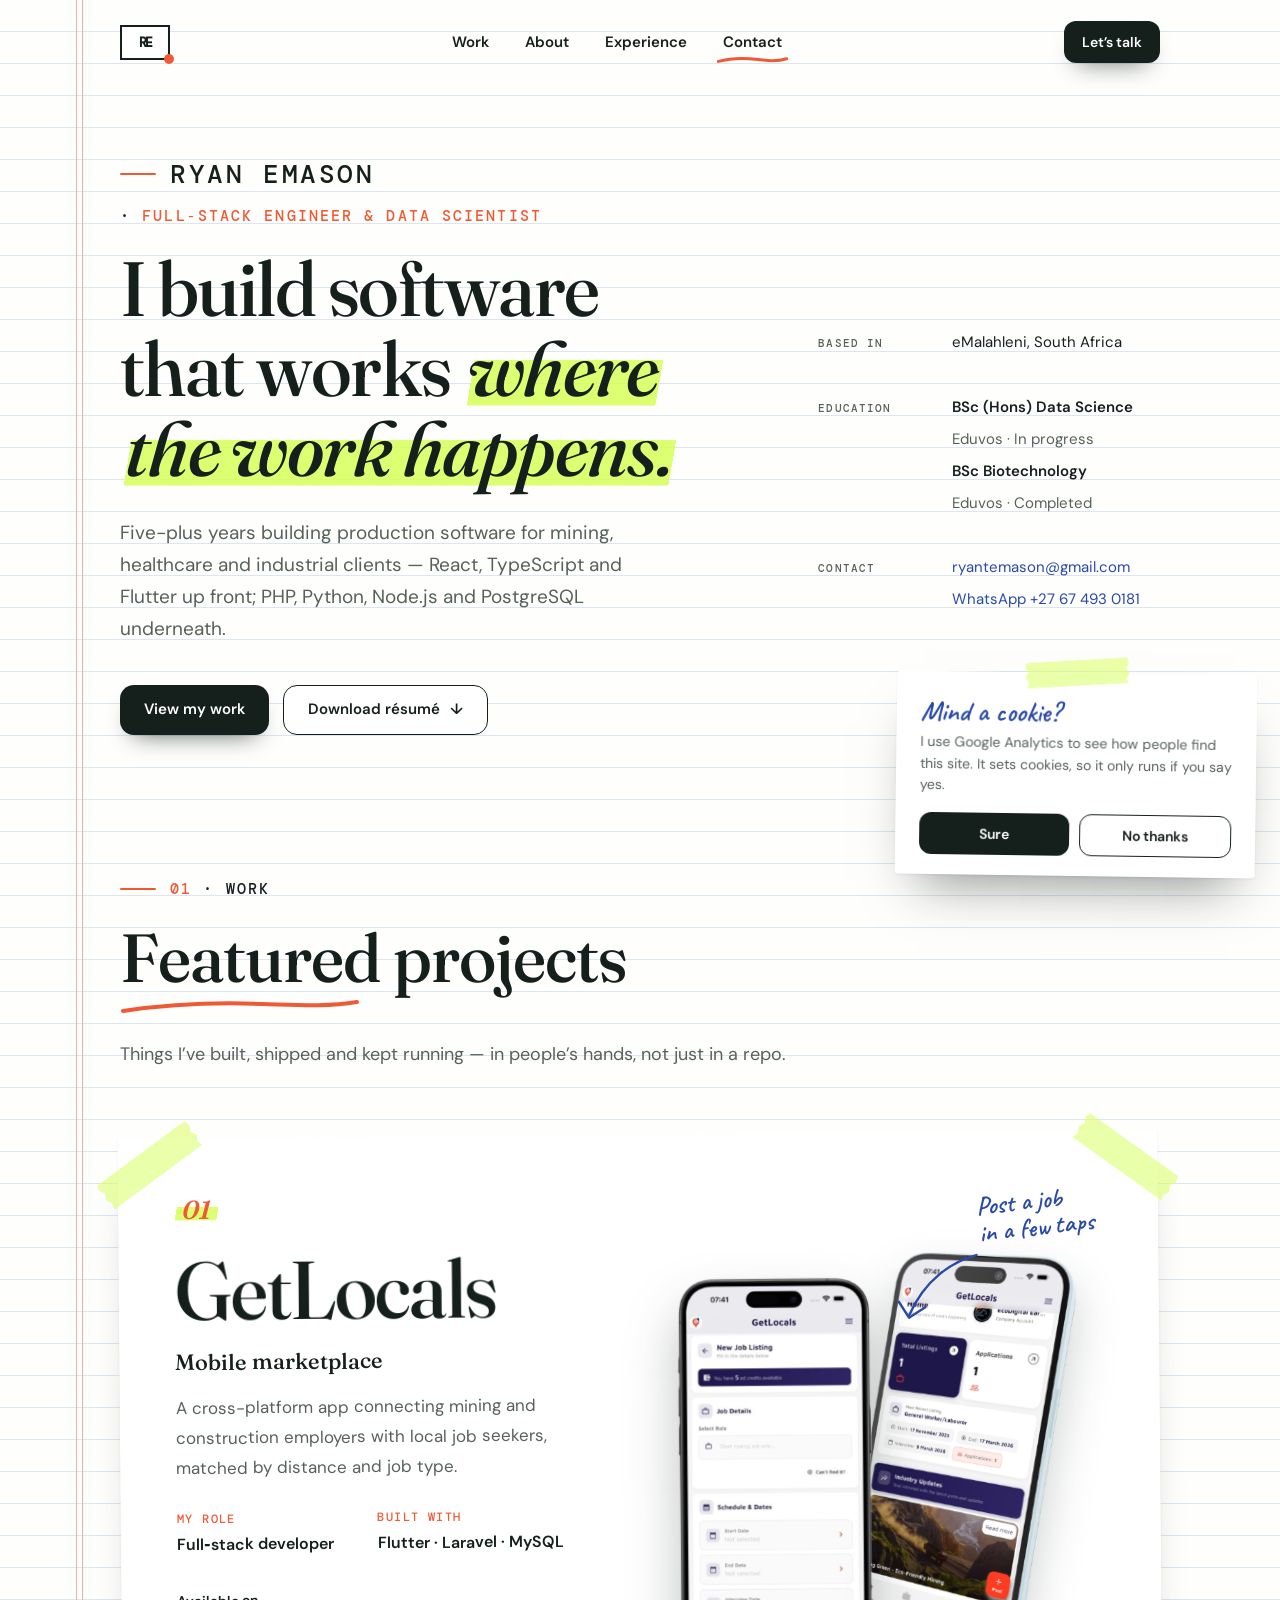
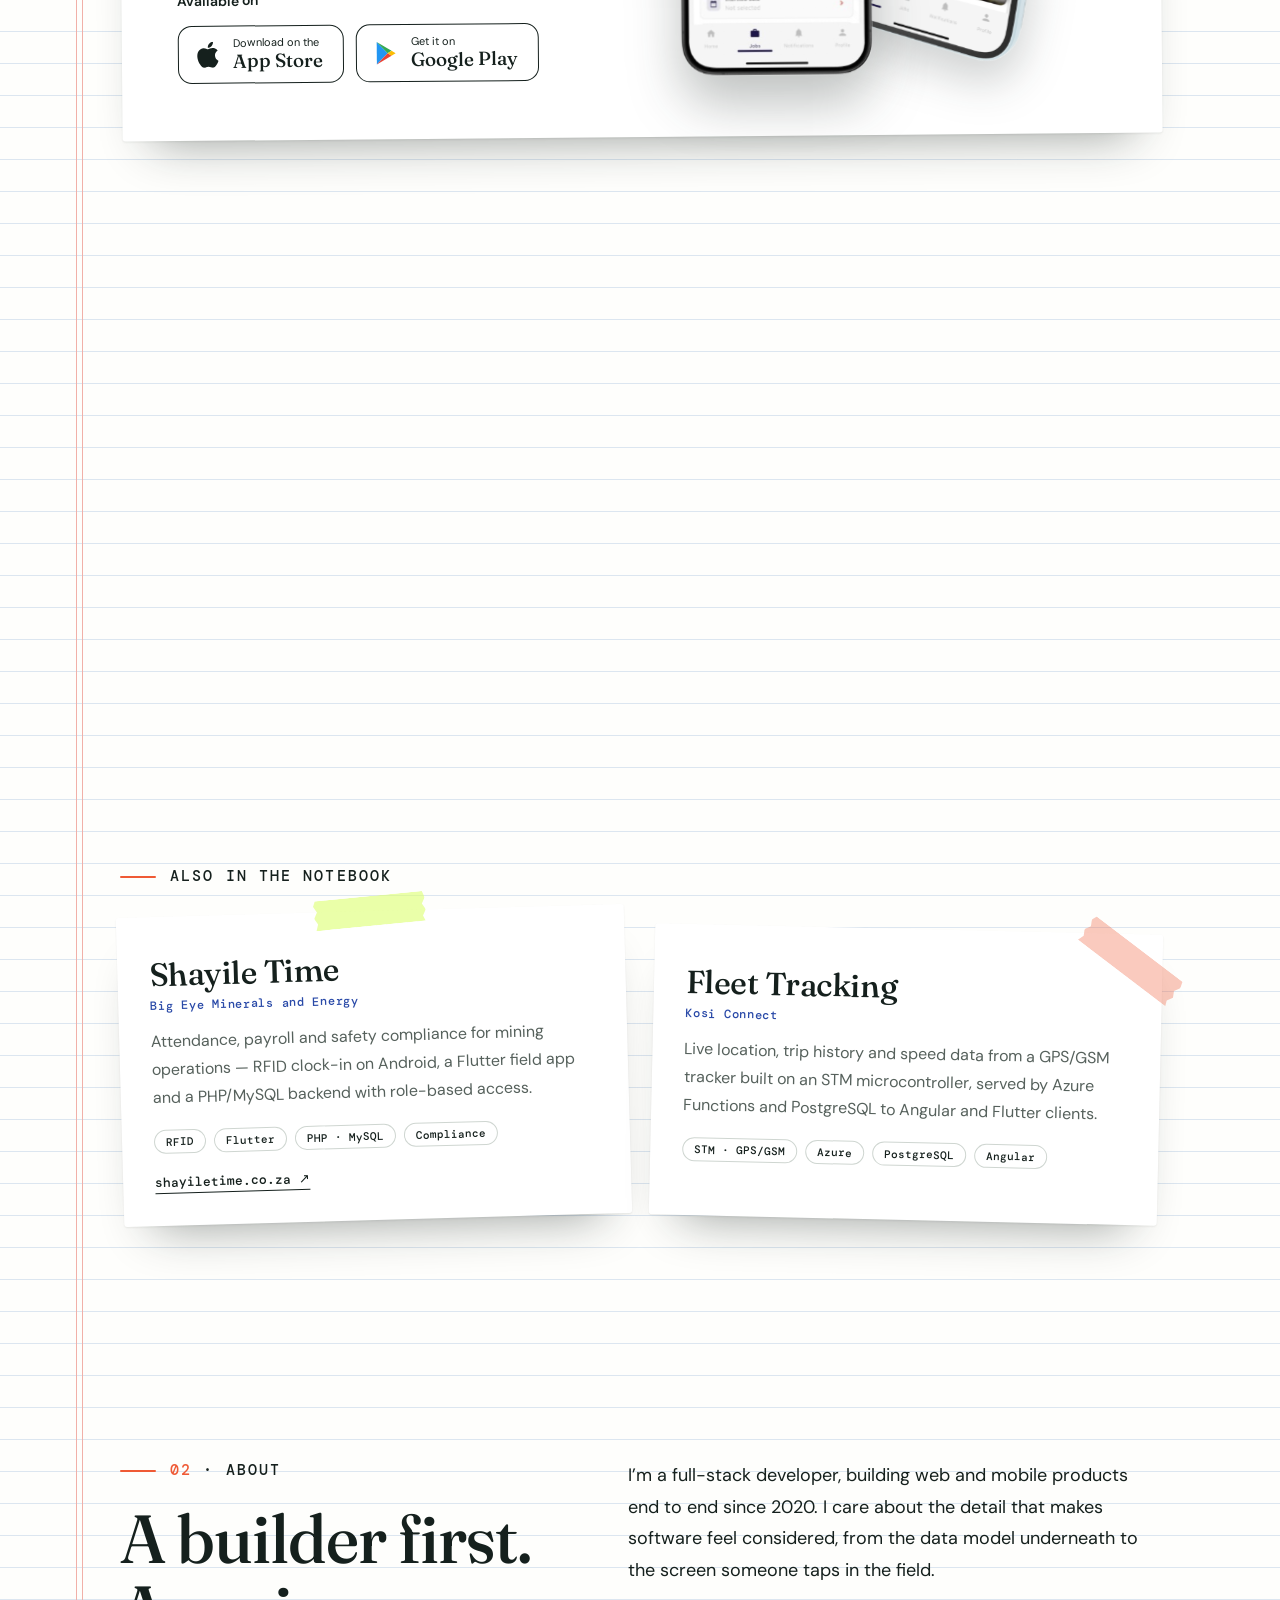
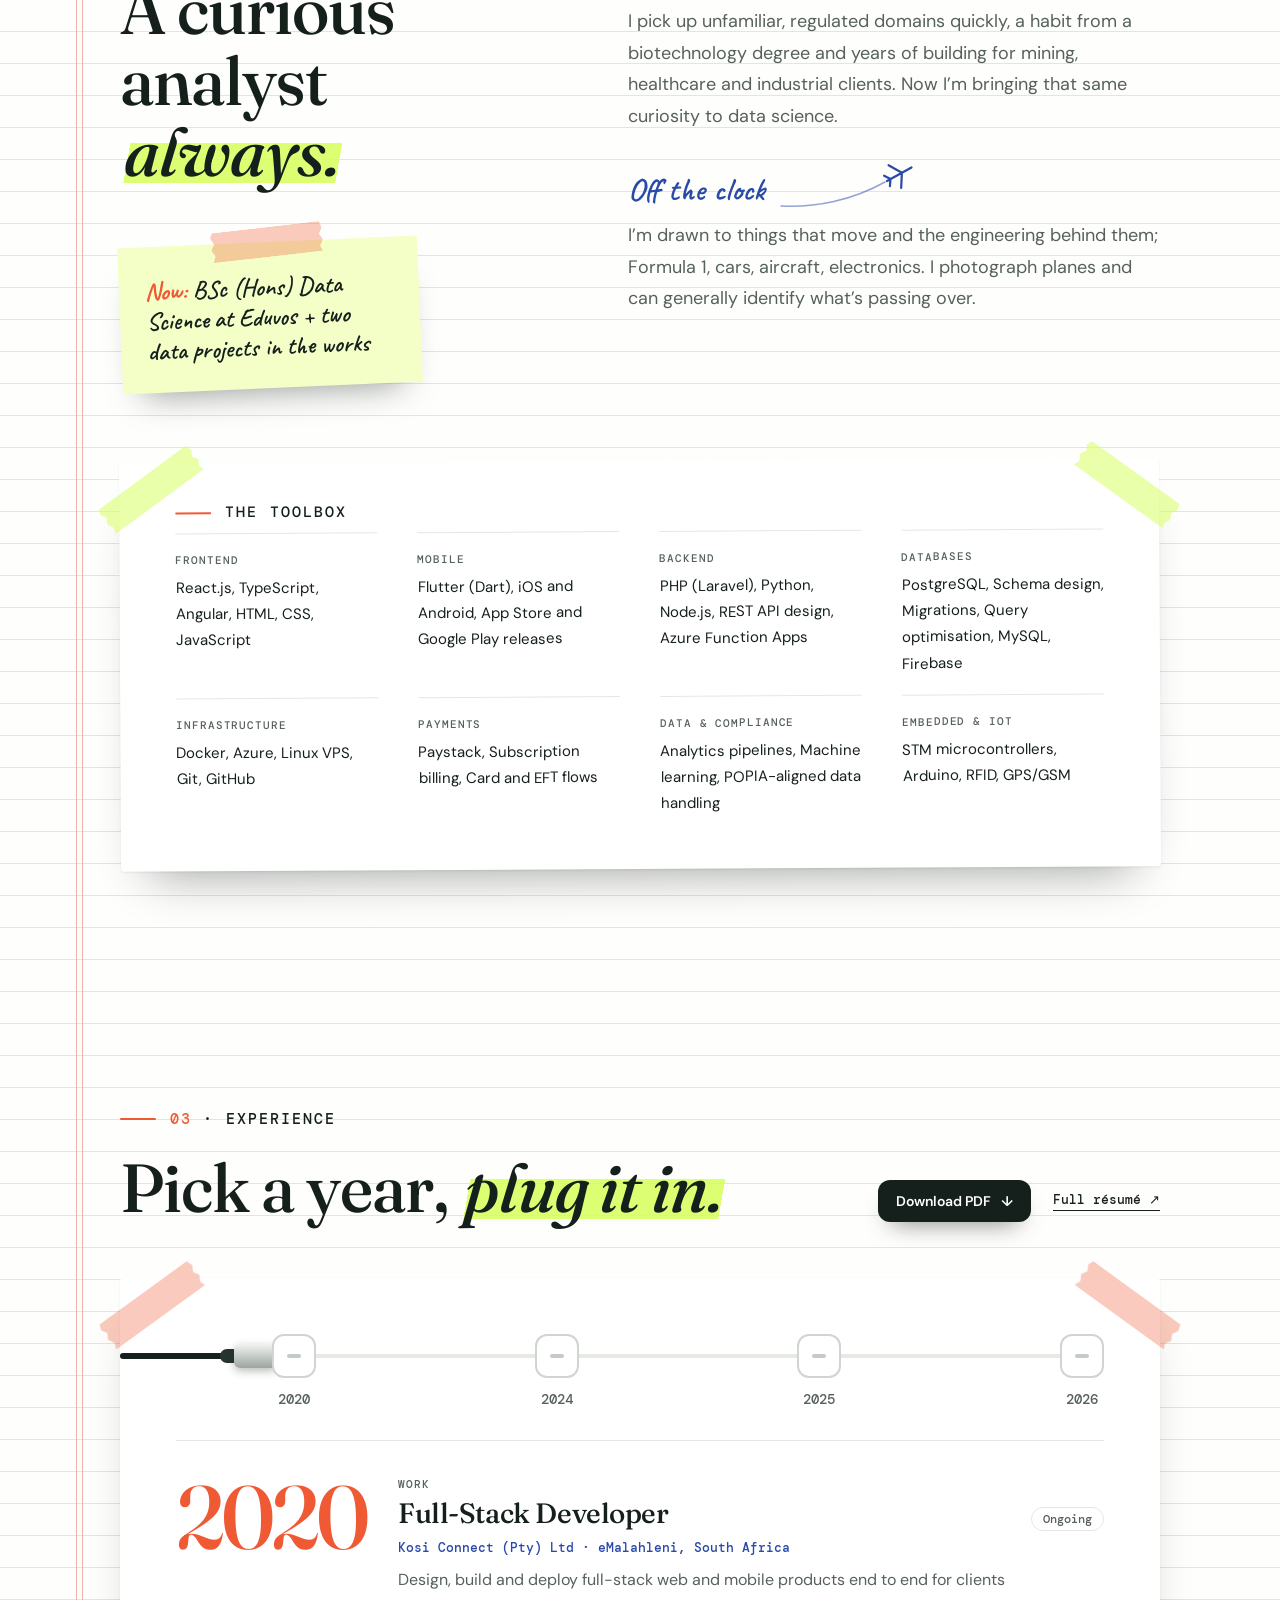
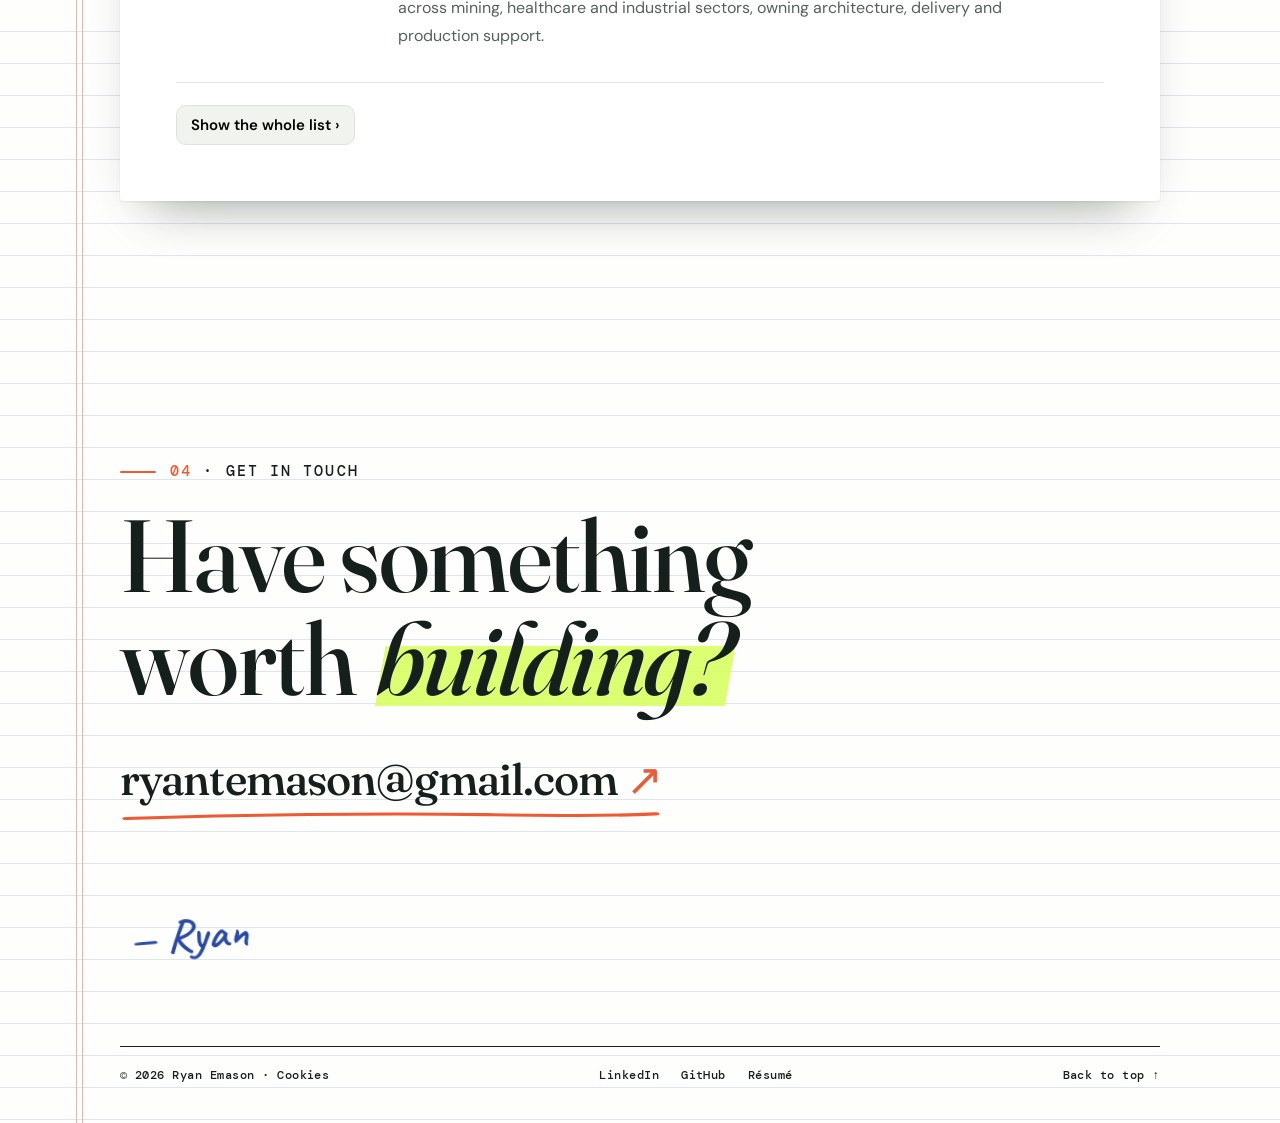
<file: index.html>
<!doctype html>
<html lang="en">
<head>
  <meta charset="UTF-8" />
  <meta name="viewport" content="width=device-width, initial-scale=1.0" />
  <meta name="description" content="Ryan Emason — full-stack engineer building production software for mining, healthcare and industrial clients." />
  <title>Ryan Emason — Full-stack engineer</title>
  <link rel="icon" href="favicon.svg" type="image/svg+xml" />
  <link rel="icon" href="favicon-32.png" sizes="32x32" type="image/png" />
  <link rel="apple-touch-icon" href="apple-touch-icon.png" />
  <link rel="preconnect" href="https://fonts.googleapis.com">
  <link rel="preconnect" href="https://fonts.gstatic.com" crossorigin>
  <link href="https://fonts.googleapis.com/css2?family=Caveat:wght@500;600;700&family=DM+Mono:wght@400;500&family=DM+Sans:opsz,wght@9..40,400;9..40,500;9..40,600;9..40,700&family=Fraunces:ital,opsz,wght@0,9..144,400..700;1,9..144,400..700&display=swap" rel="stylesheet">
  <link rel="stylesheet" href="styles.css?v=19" />
  <script>
    (function () {
      var root = document.documentElement
      if (matchMedia('(prefers-reduced-motion: reduce)').matches) return
      root.classList.add('motion')
      // safety net: if script.js never runs, show everything instead of a blank page
      setTimeout(function () { if (!window.__motionReady) root.classList.remove('motion') }, 2500)
    })()
  </script>
  <!-- cookie consent; loads Google Analytics only after a yes -->
  <script src="consent.js?v=2" defer></script>
</head>
<body>
  <a class="skip" href="#top">Skip to content</a>

  <header class="nav">
    <div class="nav-inner shell">
      <a class="brand" href="#top" aria-label="Ryan Emason, home"><span>RE</span><i></i></a>
      <nav class="nav-links" aria-label="Sections"><a href="#work">Work</a><a href="#about">About</a><a href="#experience">Experience</a><a href="#contact">Contact</a></nav>
      <a data-goatcounter-click="email-click" class="btn btn-ink btn-sm" href="mailto:ryantemason@gmail.com">Let’s talk</a>
    </div>
  </header>

  <main id="top">
    <!-- ============ hero ============ -->
    <section class="hero shell">
      <div>
        <p class="label label--name" data-reveal><b>Ryan Emason</b> <span>Full&#8209;stack engineer & data scientist</span></p>
        <h1 data-type>I build software that works <em><mark>where the work happens.</mark></em></h1>
        <p class="lede" data-ink style="--delay:.9s">Five-plus years building production software for mining, healthcare and industrial clients — React, TypeScript and Flutter up front; PHP, Python, Node.js and PostgreSQL underneath.</p>
        <div class="hero-actions" data-reveal style="--delay:1.4s">
          <a class="btn btn-ink" href="#work">View my work</a>
          <a data-goatcounter-click="resume-download" class="btn btn-line" href="resume.pdf?v=4" download="Ryan-Emason-Resume.pdf">Download résumé <span aria-hidden="true">↓</span></a>
        </div>
      </div>

      <aside class="intro" data-reveal style="--delay:.5s" aria-label="About Ryan in brief">
        <dl>
          <div><dt>Based in</dt><dd>eMalahleni, South Africa</dd></div>
          <div>
            <dt>Education</dt>
            <dd><b>BSc (Hons) Data Science</b><span>Eduvos · In progress</span><b>BSc Biotechnology</b><span>Eduvos · Completed</span></dd>
          </div>
          <div>
            <dt>Contact</dt>
            <dd><a data-goatcounter-click="email-click" href="mailto:ryantemason@gmail.com">ryantemason@gmail.com</a><a data-goatcounter-click="whatsapp-click" href="https://wa.me/27674930181" target="_blank" rel="noreferrer">WhatsApp +27 67 493 0181</a></dd>
          </div>
        </dl>
      </aside>
    </section>

    <!-- ============ work ============ -->
    <section class="section shell" id="work">
      <header class="sec-head">
        <p class="label" data-reveal><span><span class="no">01</span> · Work</span></p>
        <h2 data-type>Featured projects</h2>
        <svg class="scribble" viewBox="0 0 240 18" aria-hidden="true" data-draw style="--delay:.8s"><path pathLength="1" d="M3 12c40-6 92-9 140-7 34 1 64 3 94-2"/></svg>
        <p data-ink>Things I’ve built, shipped and kept running — in people’s hands, not just in a repo.</p>
      </header>

      <article class="project project--getlocals" data-reveal>
        <span class="tape tape--tl" aria-hidden="true"></span><span class="tape tape--tr" aria-hidden="true"></span>
        <div class="project-copy">
          <span class="project-no">01</span>
          <h3 data-type>GetLocals</h3>
          <p class="project-kind">Mobile marketplace</p>
          <p class="desc" data-ink>A cross-platform app connecting mining and construction employers with local job seekers, matched by distance and job type.</p>
          <dl class="facts-row">
            <div><dt>My role</dt><dd>Full&#8209;stack developer</dd></div>
            <div><dt>Built with</dt><dd>Flutter · Laravel · MySQL</dd></div>
          </dl>
          <p class="avail">Available on</p>
          <div class="stores">
            <a class="store" href="https://apps.apple.com/za/app/get-locals/id6624294276" target="_blank" rel="noreferrer"><svg class="store-logo" viewBox="0 0 24 24" aria-hidden="true"><path fill="currentColor" d="M12.152 6.896c-.948 0-2.415-1.078-3.96-1.04-2.04.027-3.91 1.183-4.961 3.014-2.117 3.675-.546 9.103 1.519 12.09 1.013 1.454 2.208 3.09 3.792 3.039 1.52-.065 2.09-.987 3.935-.987 1.831 0 2.35.987 3.96.948 1.637-.026 2.676-1.48 3.676-2.948 1.156-1.688 1.636-3.325 1.662-3.415-.039-.013-3.182-1.221-3.22-4.857-.026-3.04 2.48-4.494 2.597-4.559-1.429-2.09-3.623-2.324-4.39-2.376-2-.156-3.675 1.09-4.61 1.09zM15.53 3.83c.843-1.012 1.4-2.427 1.245-3.83-1.207.052-2.662.805-3.532 1.818-.78.896-1.454 2.338-1.273 3.714 1.338.104 2.715-.688 3.559-1.701"/></svg><span><small>Download on the</small><b>App Store</b></span></a>
            <a class="store" href="https://play.google.com/store/apps/details?id=com.getlocals.app" target="_blank" rel="noreferrer"><svg class="store-logo" viewBox="0 0 24 24" aria-hidden="true"><path fill="#2196f3" d="M3.6 1.6 13.6 12 3.6 22.4z"/><path fill="#34a853" d="M3.6 1.6l13.6 8.13L13.6 12z"/><path fill="#ea4335" d="M3.6 22.4 13.6 12l3.6 2.27z"/><path fill="#fbbc04" d="M17.2 9.73 21 12l-3.8 2.27L13.6 12z"/></svg><span><small>Get it on</small><b>Google Play</b></span></a>
          </div>
        </div>
        <div class="stack stack--phones" data-stack>
          <p class="annot" data-write style="--delay:1.7s" aria-hidden="true"><span>Post a job</span><span>in a few taps</span></p>
          <svg class="annot-arrow" viewBox="0 0 96 80" aria-hidden="true" data-draw style="--delay:3.4s"><path pathLength="1" d="M86 6C62 12 34 30 18 66"/><path pathLength="1" d="M8 52l10 16 16-10"/></svg>
          <img class="stack-back" src="img/getlocals-back.png" alt="GetLocals employer dashboard showing listings and applications" loading="lazy" width="716" height="1192" />
          <img class="stack-front" src="img/getlocals-front.png" alt="GetLocals new job listing form" loading="lazy" width="560" height="1130" />
        </div>
      </article>

      <article class="project project--verinote project--flip" data-reveal>
        <span class="tape tape--tl tape--orange" aria-hidden="true"></span><span class="tape tape--tr tape--orange" aria-hidden="true"></span>
        <div class="project-copy">
          <span class="project-no">02</span>
          <h3 data-type>VeriNote</h3>
          <p class="project-kind">Healthcare platform</p>
          <p class="desc" data-ink>Fights medical-note fraud by issuing tamper-evident digital notes that trace back to a verified practitioner — handling sensitive records the POPIA-compliant way.</p>
          <dl class="facts-row">
            <div><dt>My role</dt><dd>Co&#8209;founder · Full&#8209;stack</dd></div>
            <div><dt>Built with</dt><dd>React · Node.js · Docker</dd></div>
          </dl>
          <p class="avail">On the web, iOS and Android</p>
          <div class="stores">
            <a class="store" href="https://verinote.co.za" target="_blank" rel="noreferrer"><span><small>Visit</small><b>verinote.co.za ↗</b></span></a>
          </div>
        </div>
        <div class="stack stack--web" data-stack>
          <p class="annot" data-write style="--delay:1.7s" aria-hidden="true"><span>Every note traced to</span><span>a real practitioner</span></p>
          <svg class="annot-arrow" viewBox="0 0 96 80" aria-hidden="true" data-draw style="--delay:3.4s"><path pathLength="1" d="M86 6C62 12 34 30 18 66"/><path pathLength="1" d="M8 52l10 16 16-10"/></svg>
          <div class="note-card stack-back" aria-hidden="true">
            <span class="chip">✓ Verified note</span>
            <i></i><i></i><i></i>
            <dl><div><dt>Practitioner</dt><dd>Verified</dd></div><div><dt>Reference</dt><dd>Matches</dd></div></dl>
          </div>
          <figure class="browser stack-front">
            <div class="browser-bar" aria-hidden="true"><i></i><i></i><i></i><span>verinote.co.za</span></div>
            <img src="img/verinote-web.jpg" alt="VeriNote landing page: Verified medical notes. Zero doubt." loading="lazy" width="1600" height="827" />
          </figure>
        </div>
      </article>

      <div class="more">
        <p class="label">Also in the notebook</p>
        <article class="mini mini--left" data-reveal>
          <span class="tape" aria-hidden="true"></span>
          <h3>Shayile Time</h3>
          <p class="by">Big Eye Minerals and Energy</p>
          <p>Attendance, payroll and safety compliance for mining operations — RFID clock-in on Android, a Flutter field app and a PHP/MySQL backend with role-based access.</p>
          <div class="tags"><span>RFID</span><span>Flutter</span><span>PHP · MySQL</span><span>Compliance</span></div>
          <a class="text-link" href="https://shayiletime.co.za" target="_blank" rel="noreferrer">shayiletime.co.za ↗</a>
        </article>
        <article class="mini mini--right" data-reveal style="--delay:.12s">
          <span class="tape tape--tr tape--orange" aria-hidden="true"></span>
          <h3>Fleet Tracking</h3>
          <p class="by">Kosi Connect</p>
          <p>Live location, trip history and speed data from a GPS/GSM tracker built on an STM microcontroller, served by Azure Functions and PostgreSQL to Angular and Flutter clients.</p>
          <div class="tags"><span>STM · GPS/GSM</span><span>Azure</span><span>PostgreSQL</span><span>Angular</span></div>
        </article>
      </div>
    </section>

    <!-- ============ about ============ -->
    <section class="section shell about" id="about">
      <div>
        <p class="label" data-reveal><span><span class="no">02</span> · About</span></p>
        <h2 data-type>A builder first. A curious analyst <em><mark>always.</mark></em></h2>
        <div class="sticky" data-reveal style="--delay:.3s">
          <span class="tape tape--orange" aria-hidden="true"></span>
          <p data-write style="--delay:1s"><span><b>Now:</b> BSc (Hons) Data</span><span>Science at Eduvos + two</span><span>data projects in the works</span></p>
        </div>
      </div>
      <div class="about-copy">
        <p data-ink>I’m a full-stack developer, building web and mobile products end to end since 2020. I care about the detail that makes software feel considered, from the data model underneath to the screen someone taps in the field.</p>
        <p data-ink>I pick up unfamiliar, regulated domains quickly, a habit from a biotechnology degree and years of building for mining, healthcare and industrial clients. Now I’m bringing that same curiosity to data science.</p>
        <div class="interests">
          <div class="interests-head">
            <p class="hand" data-write><span>Off the clock</span></p>
            <svg class="plane-doodle" viewBox="0 0 150 44" aria-hidden="true" data-draw style="--delay:.4s"><path pathLength="1" d="M4 38c34 2 72-6 104-24"/><path pathLength="1" transform="translate(110 13) rotate(-29)" d="M0 0h28M17 0 9-13M17 0l-8 13M4 0 0-6M4 0 0 6"/></svg>
          </div>
          <p data-ink>I’m drawn to things that move and the engineering behind them; Formula 1, cars, aircraft, electronics. I photograph planes and can generally identify what’s passing over.</p>
        </div>
      </div>
      <div class="toolbox" data-reveal hidden>
        <span class="tape tape--tl" aria-hidden="true"></span>
        <span class="tape tape--tr" aria-hidden="true"></span>
        <p class="label">The toolbox</p>
        <dl data-skills></dl>
      </div>
    </section>

    <!-- ============ experience ============ -->
    <section class="section shell" id="experience">
      <header class="exp-head">
        <div>
          <p class="label" data-reveal><span><span class="no">03</span> · Experience</span></p>
          <h2 data-type>Pick a year, <em><mark>plug it in.</mark></em></h2>
        </div>
        <div class="actions" data-reveal>
          <a data-goatcounter-click="resume-download" class="btn btn-ink btn-sm" href="resume.pdf?v=4" download="Ryan-Emason-Resume.pdf">Download PDF <span aria-hidden="true">↓</span></a>
          <a class="text-link" href="resume.html" target="_blank" rel="noreferrer">Full résumé ↗</a>
        </div>
      </header>

      <div class="timeline" data-timeline data-reveal>
        <span class="tape tape--tl tape--orange" aria-hidden="true"></span><span class="tape tape--tr tape--orange" aria-hidden="true"></span>
        <div class="track">
          <div class="rail"></div>
          <div class="plug" aria-hidden="true"><span class="cable"></span><span class="boot"></span><span class="body"></span><span class="tip"></span></div>
          <div class="stops" role="tablist" aria-label="Experience by year"></div>
        </div>
        <div class="stop-panel" role="tabpanel" tabindex="0"></div>
        <div class="exp-foot">
          <button class="show-all" type="button" aria-expanded="false" aria-controls="full-list">Show the whole list ›</button>
          <ol class="full-list" id="full-list" hidden></ol>
        </div>
      </div>
    </section>

    <!-- ============ contact ============ -->
    <section class="contact shell" id="contact">
      <p class="label" data-reveal><span><span class="no">04</span> · Get in touch</span></p>
      <h2 data-type>Have something worth <em><mark>building?</mark></em></h2>
      <a data-goatcounter-click="email-click" class="email" href="mailto:ryantemason@gmail.com" data-reveal style="--delay:.6s">ryantemason@gmail.com <span aria-hidden="true">↗</span>
        <svg class="scribble" viewBox="0 0 240 18" preserveAspectRatio="none" aria-hidden="true" data-draw style="--delay:1.2s"><path pathLength="1" d="M3 11c50-5 110-7 160-5 28 1 52 2 74-1"/></svg>
      </a>
      <p class="hand signoff" data-write style="--delay:.4s" aria-hidden="true"><span>— Ryan</span></p>

      <footer>
        <span>© 2026 Ryan Emason · <a href="#cookies" data-consent-open>Cookies</a></span>
        <nav aria-label="Elsewhere">
          <a data-goatcounter-click="linkedin-click" href="https://www.linkedin.com/in/ryan-emason-678571213" target="_blank" rel="noreferrer">LinkedIn</a>
          <a data-goatcounter-click="github-click" href="https://github.com/ryanemm" target="_blank" rel="noreferrer">GitHub</a>
          <a data-goatcounter-click="resume-download" href="resume.pdf?v=4" download="Ryan-Emason-Resume.pdf">Résumé</a>
        </nav>
        <a href="#top">Back to top ↑</a>
      </footer>
    </section>
  </main>

  <script src="resume.js?v=4"></script>
  <script src="script.js?v=10"></script>
  <!-- visitor stats: https://ryanemm.goatcounter.com (not counted on localhost) -->
  <script data-goatcounter="https://ryanemm.goatcounter.com/count" async src="https://gc.zgo.at/count.js"></script>
</body>
</html>
</file>
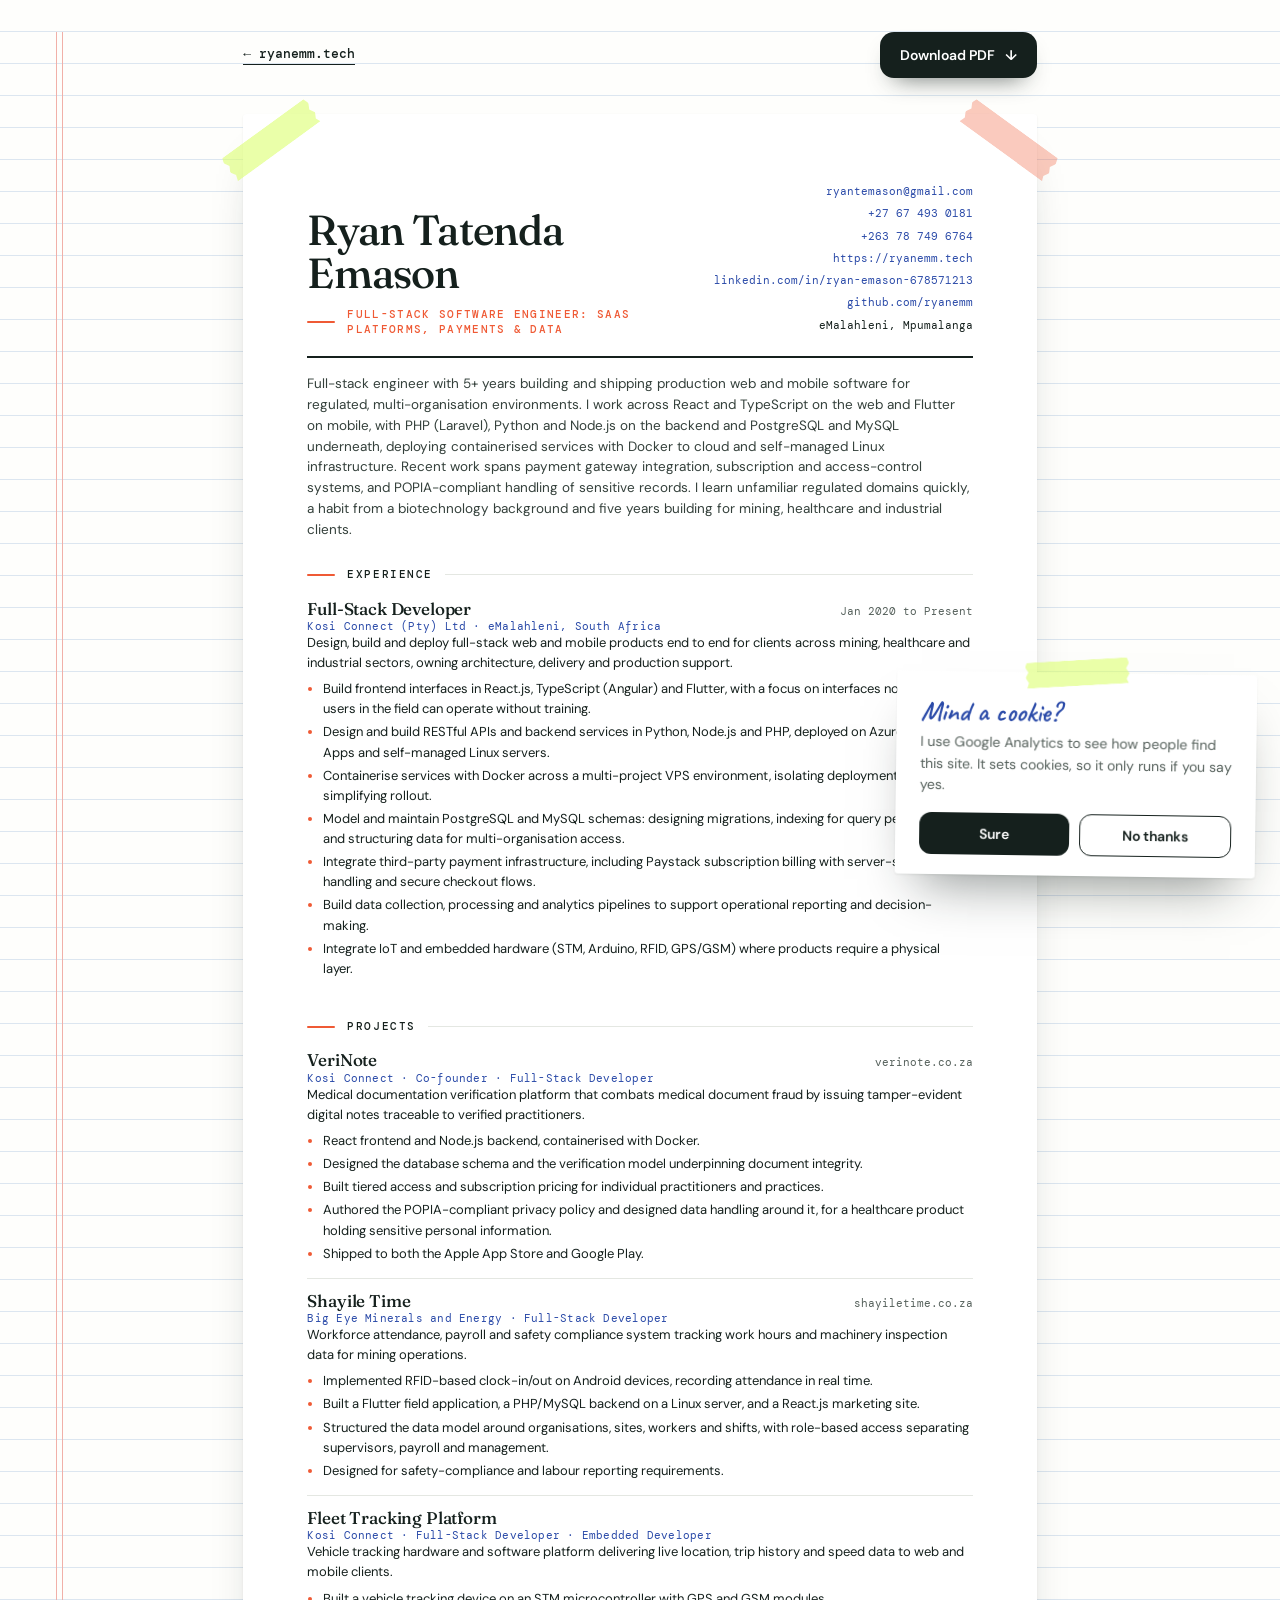
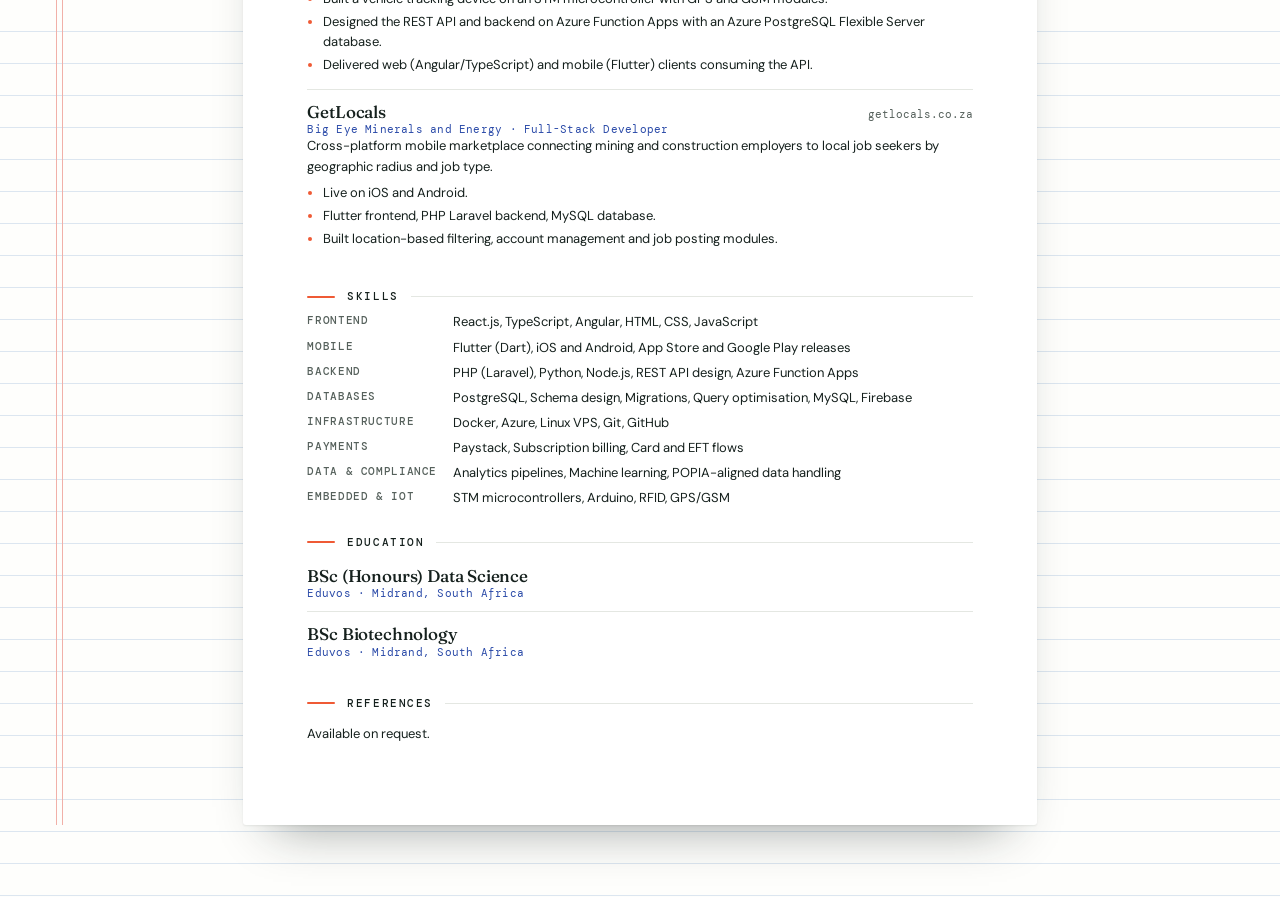
<file: resume.html>
<!doctype html>
<html lang="en">
<head>
  <meta charset="UTF-8" />
  <meta name="viewport" content="width=device-width, initial-scale=1.0" />
  <meta name="description" content="Résumé of Ryan Emason, full-stack software engineer." />
  <title>Ryan Emason: Résumé</title>
  <link rel="icon" href="favicon.svg" type="image/svg+xml" />
  <link rel="icon" href="favicon-32.png" sizes="32x32" type="image/png" />
  <link rel="apple-touch-icon" href="apple-touch-icon.png" />
  <link rel="preconnect" href="https://fonts.googleapis.com">
  <link rel="preconnect" href="https://fonts.gstatic.com" crossorigin>
  <link href="https://fonts.googleapis.com/css2?family=Caveat:wght@600&family=DM+Mono:wght@400;500&family=DM+Sans:opsz,wght@9..40,400;9..40,500;9..40,600;9..40,700&family=Fraunces:opsz,wght@9..144,400..700&display=swap" rel="stylesheet">
  <style>
    /* same notebook palette as styles.css: white ruled paper, ink, pen blue, orange */
    :root{
      --paper:#fefefc;--rule:#dce6f0;--margin:#f1b0a8;--ink:#15201d;--muted:#56615c;--line:#e4e7e2;
      --pen:#2a4aa8;--orange:#ef5a35;--acid:#ddff71;
      --sans:'DM Sans',system-ui,sans-serif;--mono:'DM Mono',ui-monospace,monospace;--serif:'Fraunces',Georgia,serif;
      --shadow:0 1px 2px rgba(21,32,29,.08),0 30px 50px -30px rgba(21,32,29,.45);
    }
    *{box-sizing:border-box}
    body{
      margin:0;position:relative;min-height:100vh;color:var(--ink);font:400 13px/1.55 var(--sans);-webkit-font-smoothing:antialiased;
      background-color:var(--paper);
      background-image:linear-gradient(to bottom,transparent 31px,var(--rule) 31px);background-size:100% 32px;
    }
    /* red double margin line, as on the homepage */
    body::before{content:"";position:absolute;top:0;bottom:0;left:56px;width:5px;border-left:1px solid var(--margin);border-right:1px solid var(--margin);pointer-events:none}
    a{color:inherit}

    .toolbar{width:min(210mm,calc(100% - 96px));margin:32px auto 36px;display:flex;justify-content:space-between;align-items:center;gap:16px}
    .back{font:500 13px var(--mono);text-decoration:none;border-bottom:1px solid currentColor;padding-bottom:2px}
    .back:hover{color:var(--orange)}
    .btn{display:inline-flex;align-items:center;gap:10px;min-height:46px;padding:0 20px;border-radius:14px;background:var(--ink);color:#fff;font:600 14px var(--sans);text-decoration:none;box-shadow:0 12px 24px -14px rgba(21,32,29,.8);transition:background .25s ease,transform .3s ease}
    .btn:hover{background:var(--orange);transform:translateY(-2px)}

    /* the résumé is a sheet taped into the notebook */
    .sheet{position:relative;width:min(210mm,calc(100% - 96px));margin:0 auto 72px;background:#fff;border-radius:3px;padding:18mm 17mm;box-shadow:var(--shadow)}
    .tape{position:absolute;z-index:2;top:12px;width:104px;height:28px;background:rgba(221,255,113,.6);box-shadow:0 1px 2px rgba(21,32,29,.08);clip-path:polygon(2% 0,98% 0,100% 22%,97% 42%,100% 62%,97% 82%,99% 100%,1% 100%,3% 78%,0 58%,3% 38%,0 18%)}
    .tape--tl{left:-24px;rotate:-36deg}
    .tape--tr{right:-24px;rotate:36deg;background:rgba(239,90,53,.32)}

    .head{display:grid;grid-template-columns:1fr auto;gap:28px;align-items:end;padding-bottom:18px;border-bottom:2px solid var(--ink)}
    h1{font:500 42px/1.02 var(--serif);letter-spacing:-.02em;margin:0}
    .role{display:flex;align-items:center;gap:12px;margin:12px 0 0;font:500 11px/1.4 var(--mono);letter-spacing:.12em;text-transform:uppercase;color:var(--orange)}
    .role::before{content:"";flex:none;width:28px;height:2px;border-radius:2px;background:var(--orange)}
    .contact{list-style:none;margin:0;padding:0;text-align:right;font:11px/1.75 var(--mono)}
    .contact a{color:var(--pen);text-decoration:none}
    .contact a:hover{text-decoration:underline}
    .summary{margin:16px 0 0;font-size:13.5px;color:#34403b}

    h2{display:flex;align-items:center;gap:12px;margin:26px 0 4px;font:500 11px/1.4 var(--mono);letter-spacing:.14em;text-transform:uppercase}
    h2::before{content:"";flex:none;width:28px;height:2px;border-radius:2px;background:var(--orange)}
    h2::after{content:"";flex:1;height:1px;background:var(--line)}

    .item{padding:11px 0;break-inside:avoid}
    .item+.item{border-top:1px solid var(--line)}
    .row{display:flex;justify-content:space-between;align-items:baseline;gap:16px}
    h3{font:500 17px/1.25 var(--serif);letter-spacing:-.01em;margin:0}
    h3 a{text-decoration:none}
    h3 a:hover{color:var(--pen)}
    .meta{font:11px var(--mono);color:var(--muted);white-space:nowrap}
    .sub{font:11px var(--mono);letter-spacing:.02em;color:var(--pen);margin:3px 0 5px}
    .sub a{text-decoration:none}
    .item p{margin:0}
    ul{margin:6px 0 0;padding-left:16px}
    li{margin-bottom:3px}
    li::marker{color:var(--orange)}

    .skills{display:grid;grid-template-columns:130px 1fr;gap:5px 16px;margin:8px 0 0}
    .skills dt{font:500 10.5px/1.75 var(--mono);text-transform:uppercase;letter-spacing:.06em;color:var(--muted)}
    .skills dd{margin:0}
    .error{font:12px var(--mono);color:var(--orange)}

    @media screen and (max-width:760px){
      body::before{left:22px}
      .toolbar,.sheet{width:calc(100% - 62px);margin-left:44px;margin-right:18px}
      .sheet{padding:30px 20px}
      .tape{width:84px;height:24px}
      .tape--tl{left:-14px}
      .tape--tr{right:-14px}
      .head{grid-template-columns:1fr;gap:14px}
      h1{font-size:34px}
      .contact{text-align:left}
      .row{display:block}
      .meta{display:block;margin-top:2px}
      .skills{grid-template-columns:1fr;gap:0}
      .skills dd{margin-bottom:8px}
    }

    /* print / PDF: plain white page, same type and colours */
    @page{size:A4;margin:14mm 15mm}
    @media print{
      body{background:#fff;font-size:9.6pt}
      body::before,.toolbar,.tape{display:none}
      .sheet{width:auto;margin:0;padding:0;box-shadow:none;border-radius:0}
      h1{font-size:28pt}
      h3{font-size:12.5pt}
      .summary{font-size:9.8pt}
      h2{break-after:avoid;margin-top:18px}
      .item{padding:8px 0}
    }
  </style>
  <!-- cookie consent; loads Google Analytics only after a yes -->
  <script src="consent.js?v=2" defer></script>
</head>
<body>
  <div class="toolbar">
    <a class="back" href="./">← ryanemm.tech</a>
    <a data-goatcounter-click="resume-download" class="btn" href="resume.pdf?v=4" download="Ryan-Emason-Resume.pdf">Download PDF <span aria-hidden="true">↓</span></a>
  </div>
  <main class="sheet" id="resume">
    <span class="tape tape--tl" aria-hidden="true"></span>
    <span class="tape tape--tr" aria-hidden="true"></span>
    <div id="resume-body"><p class="error" hidden>Couldn’t load resume.json.</p></div>
  </main>

  <script src="resume.js?v=4"></script>
  <script>
    (() => {
      const { esc, range, host, load } = window.Resume
      const body = document.getElementById('resume-body')
      const link = (text, url) => (url ? `<a href="${esc(url)}">${esc(text)}</a>` : esc(text))
      const tel = (n) => link(n, `tel:${n.replace(/\s/g, '')}`)
      // education shows no dates, only "Completing <Month Year>" while a degree is still in progress
      const completing = (end) => {
        if (!end || new Date(`${end}-28`) < new Date()) return ''
        const [y, m] = end.split('-')
        return `Completing ${new Date(y, m - 1).toLocaleString('en', { month: 'long' })} ${y}`
      }
      const bullets = (list = []) => (list.length ? `<ul>${list.map((h) => `<li>${esc(h)}</li>`).join('')}</ul>` : '')

      load()
        .then(({ basics: b = {}, work = [], projects = [], skills = [], education = [], references = [] }) => {
          const loc = b.location ? [b.location.city, b.location.region].filter(Boolean).join(', ') : ''
          const contact = [
            b.email && link(b.email, `mailto:${b.email}`),
            b.phone && tel(b.phone),
            ...(b.otherPhones || []).map(tel),
            b.url && link(b.url.replace(/\/$/, ''), b.url),
            ...(b.profiles || []).map((p) => link(host(p.url), p.url)),
            loc && esc(loc),
          ].filter(Boolean)

          body.innerHTML = `
            <header class="head">
              <div><h1>${esc(b.name)}</h1><p class="role">${esc(b.label)}</p></div>
              <ul class="contact">${contact.map((c) => `<li>${c}</li>`).join('')}</ul>
            </header>
            <p class="summary">${esc(b.summary)}</p>

            <h2>Experience</h2>
            ${work.map((w) => `
              <section class="item">
                <div class="row"><h3>${esc(w.position)}</h3><span class="meta">${esc(range(w.startDate, w.endDate))}</span></div>
                <p class="sub">${[link(w.name, w.url), w.location && esc(w.location)].filter(Boolean).join(' · ')}</p>
                <p>${esc(w.summary)}</p>
                ${bullets(w.highlights)}
              </section>`).join('')}

            <h2>Projects</h2>
            ${projects.map((p) => `
              <section class="item">
                <div class="row"><h3>${link(p.name, p.url)}</h3><span class="meta">${p.url ? esc(host(p.url)) : ''}</span></div>
                <p class="sub">${esc([p.entity, ...(p.roles || [])].filter(Boolean).join(' · '))}</p>
                <p>${esc(p.description)}</p>
                ${bullets(p.highlights)}
              </section>`).join('')}

            <h2>Skills</h2>
            <dl class="skills">${skills.map((s) => `<dt>${esc(s.name)}</dt><dd>${esc((s.keywords || []).join(', '))}</dd>`).join('')}</dl>

            <h2>Education</h2>
            ${education.map((e) => `
              <section class="item">
                <div class="row"><h3>${esc(e.studyType)} ${esc(e.area)}</h3><span class="meta">${esc(completing(e.endDate))}</span></div>
                <p class="sub">${esc(e.institution)}${e.location ? ` · ${esc(e.location)}` : ''}</p>
              </section>`).join('')}

            ${references.length ? '<h2>References</h2><p>Available on request.</p>' : ''}`
        })
        .catch(() => {
          body.querySelector('.error').hidden = false
        })
    })()
  </script>
  <!-- visitor stats: https://ryanemm.goatcounter.com (not counted on localhost) -->
  <script data-goatcounter="https://ryanemm.goatcounter.com/count" async src="https://gc.zgo.at/count.js"></script>
</body>
</html>
</file>
<file: styles.css>
/* ==================================================================
   Ryan Emason — notebook theme
   White ruled paper, pen-and-highlighter accents. Every hidden
   "before" state lives under html.motion, so the page is fully
   readable without JS or with reduced motion.
   ================================================================== */
:root{
  --paper:#fefefc;--rule:#dce6f0;--rule-gap:32px;--margin:#f1b0a8;
  --ink:#15201d;--muted:#56615c;--line:#e4e7e2;
  --pen:#2a4aa8;--orange:#ef5a35;--acid:#ddff71;--hl:rgba(214,255,90,.85);
  --sans:'DM Sans',system-ui,sans-serif;--mono:'DM Mono',ui-monospace,monospace;
  --serif:'Fraunces',Georgia,serif;--hand:'Caveat','Bradley Hand',cursive;
  --ease:cubic-bezier(.16,1,.3,1);
  --gutter:18px;--gutter-l:44px;--margin-x:22px;--card-pad:24px;
  --shadow:0 1px 2px rgba(21,32,29,.08),0 30px 50px -30px rgba(21,32,29,.45);
}
@media(min-width:760px){:root{--gutter:48px;--gutter-l:72px;--margin-x:32px;--card-pad:48px}}
@media(min-width:1100px){:root{--gutter:120px;--gutter-l:120px;--margin-x:76px;--card-pad:56px}}

*{box-sizing:border-box}
html{scroll-behavior:smooth;scroll-padding-top:96px}
body{
  margin:0;position:relative;min-height:100vh;overflow-x:hidden;
  background-color:var(--paper);
  background-image:linear-gradient(to bottom,transparent calc(var(--rule-gap) - 1px),var(--rule) calc(var(--rule-gap) - 1px));
  background-size:100% var(--rule-gap);
  color:var(--ink);font:400 16px/1.75 var(--sans);
  -webkit-font-smoothing:antialiased;
}
/* the red double margin line of an exercise book — drawn above the sticky nav so it never breaks */
body::before{content:"";position:absolute;top:0;bottom:0;left:var(--margin-x);width:5px;border-left:1px solid var(--margin);border-right:1px solid var(--margin);pointer-events:none}
body::before{z-index:55}

img{max-width:100%;height:auto;display:block}
a{color:inherit}
h1,h2,h3,h4{font-family:var(--serif);font-weight:500;letter-spacing:-.015em;margin:0}
h1,h2{text-wrap:balance}
p{margin:0}
.shell{width:min(1120px,calc(100% - var(--gutter-l) - var(--gutter)));margin-left:max(var(--gutter-l),calc((100% - 1120px) / 2));margin-right:auto}
.sr-only{position:absolute;width:1px;height:1px;overflow:hidden;clip:rect(0 0 0 0);white-space:nowrap}
.skip{position:absolute;left:12px;top:-60px;z-index:99;background:var(--ink);color:#fff;padding:10px 14px;border-radius:10px}
.skip:focus{top:12px}
:focus-visible{outline:2px solid var(--orange);outline-offset:3px}

/* ---------- shared bits ---------- */
.label{display:flex;align-items:center;gap:14px;font:500 15px/1.4 var(--mono);letter-spacing:.14em;text-transform:uppercase;color:var(--ink);margin-bottom:22px}
.label::before{content:"";flex:none;width:36px;height:2px;border-radius:2px;background:var(--orange)}
.label .no{color:var(--orange)}
.label--name{flex-wrap:wrap;align-items:baseline;column-gap:14px}
.label--name::before{align-self:center}
.label--name b{font-size:26px;font-weight:500;letter-spacing:.1em}
.label--name span{color:var(--orange)}
.label--name span::before{content:"· ";color:var(--ink)}
.hand{font-family:var(--hand);font-weight:600;color:var(--pen)}
[data-write]>span{display:block}
em{font-style:italic}
mark{
  color:inherit;padding:0 .06em;
  background:linear-gradient(100deg,transparent .15em,var(--hl) .15em,var(--hl) calc(100% - .1em),transparent calc(100% - .1em)) 0 78%/100% 48% no-repeat;
  -webkit-box-decoration-break:clone;box-decoration-break:clone;
}
.scribble{display:block;width:min(240px,60%);height:18px;margin-top:6px;overflow:visible;fill:none;stroke:var(--orange);stroke-width:4;stroke-linecap:round}
.tape{position:absolute;z-index:4;top:-15px;left:50%;width:112px;height:30px;translate:-50% 0;rotate:-4deg;background:rgba(221,255,113,.6);box-shadow:0 1px 2px rgba(21,32,29,.08);clip-path:polygon(2% 0,98% 0,100% 22%,97% 42%,100% 62%,97% 82%,99% 100%,1% 100%,3% 78%,0 58%,3% 38%,0 18%)}
.tape--tl{left:-24px;top:12px;translate:0 0;rotate:-36deg}
.tape--tr{left:auto;right:-24px;top:12px;translate:0 0;rotate:36deg}
.tape--orange{background:rgba(239,90,53,.32)}

.btn{display:inline-flex;align-items:center;gap:10px;min-height:50px;padding:0 24px;border-radius:14px;font:600 15px/1 var(--sans);text-decoration:none;cursor:pointer;transition:transform .3s var(--ease),background .25s ease,color .25s ease}
.btn:hover{transform:translateY(-2px)}
.btn-ink{background:var(--ink);color:#fff;border:0;box-shadow:0 12px 24px -14px rgba(21,32,29,.8)}
.btn-ink:hover{background:var(--orange)}
.btn-line{background:#fff;color:var(--ink);border:1.5px solid var(--ink)}
.btn-line:hover{background:var(--acid)}
.btn-sm{min-height:42px;padding:0 18px;font-size:14px;border-radius:12px}
.text-link{font:500 13px var(--mono);text-decoration:none;border-bottom:1px solid currentColor;padding-bottom:2px;transition:color .25s ease}
.text-link:hover{color:var(--orange)}

/* ---------- nav ---------- */
.nav{position:sticky;top:0;z-index:50;transition:transform .45s var(--ease),background .3s ease,box-shadow .3s ease}
.nav.is-stuck{background:rgba(254,254,252,.88);-webkit-backdrop-filter:blur(10px);backdrop-filter:blur(10px);box-shadow:0 1px 0 var(--rule)}
.nav.is-hidden{transform:translateY(-100%)}
.nav-inner{height:84px;display:flex;align-items:center;justify-content:space-between;gap:24px}
.brand{height:35px;width:50px;border:2px solid var(--ink);display:grid;place-items:center;text-decoration:none;position:relative;background:#fff}
.brand span{font:700 13px var(--mono);letter-spacing:-2px}
.brand i{position:absolute;right:-6px;bottom:-6px;width:10px;height:10px;background:var(--orange);border-radius:50%}
.nav-links{display:flex;gap:36px}
.nav-links a{position:relative;font-weight:600;font-size:15px;text-decoration:none;padding:6px 0}
.nav-links a::after{
  content:"";position:absolute;left:-6px;right:-6px;bottom:-4px;height:9px;
  background:url("data:image/svg+xml,%3Csvg xmlns='http://www.w3.org/2000/svg' viewBox='0 0 100 10' preserveAspectRatio='none'%3E%3Cpath d='M2 6c18-4 38-4 56-2s28 2 40-1' fill='none' stroke='%23ef5a35' stroke-width='3' stroke-linecap='round' vector-effect='non-scaling-stroke'/%3E%3C/svg%3E") center/100% 100% no-repeat;
  clip-path:inset(0 100% 0 0);transition:clip-path .45s var(--ease);
}
.nav-links a:hover::after,.nav-links a.is-active::after{clip-path:inset(0 0 0 0)}

/* ---------- hero ---------- */
.hero{display:grid;grid-template-columns:minmax(0,1.3fr) minmax(0,.7fr);gap:64px;align-items:center;padding:72px 0 24px}
.hero h1{font-size:clamp(42px,6vw,82px);line-height:1.04;letter-spacing:-.02em}
.lede{font-size:19px;line-height:32px;color:var(--muted);max-width:560px;margin:8px 0 40px;padding-top:5px}
.hero-actions{display:flex;flex-wrap:wrap;gap:14px}

/* intro: no card, written straight onto the ruled lines (script.js snaps its top to a rule) */
.intro{align-self:start;padding-top:6px}
.intro dl{margin:0}
.intro dl>div{display:grid;grid-template-columns:118px minmax(0,1fr);gap:16px;align-items:baseline}
.intro dl>div+div{margin-top:32px}
.intro dt{font:500 11px/32px var(--mono);letter-spacing:.1em;text-transform:uppercase;color:var(--muted)}
.intro dd{margin:0;font-size:15px;line-height:32px}
.intro dd>*{display:block}
.intro dd b{font-weight:600}
.intro dd span{color:var(--muted)}
.intro dd a{color:var(--pen);text-decoration:none;width:fit-content;white-space:nowrap}
.intro dd a:hover{text-decoration:underline;text-underline-offset:4px}

/* ---------- section heads ---------- */
.section{padding:120px 0}
.sec-head{max-width:760px;margin-bottom:64px}
.sec-head h2,.about h2,.exp-head h2{font-size:clamp(40px,5.4vw,68px);line-height:1.04}
.sec-head>p:last-child{font-size:18px;color:var(--muted);margin-top:22px}

/* ---------- project cards ---------- */
.project{
  position:relative;
  display:grid;grid-template-columns:minmax(0,1fr) minmax(0,1.05fr);gap:56px;align-items:center;
  padding:var(--card-pad);border-radius:3px;background:#fff;box-shadow:var(--shadow);
}
.project+.project{margin-top:56px}
.project--getlocals{rotate:-.5deg}
.project--verinote{rotate:.45deg}
.project--flip .project-copy{order:2}
.project-no{display:inline-block;font:600 italic 26px/1 var(--serif);color:var(--orange);padding:2px 8px;background:linear-gradient(100deg,transparent 6%,var(--hl) 6%,var(--hl) 94%,transparent 94%) 0 70%/100% 45% no-repeat}
.project h3{font-size:clamp(52px,6.4vw,84px);line-height:1;letter-spacing:-.02em;margin-top:22px}
.project-kind{font:500 22px var(--serif);margin:16px 0 18px}
.project .desc{color:var(--muted);font-size:17px;max-width:470px}
.facts-row{display:flex;flex-wrap:wrap;gap:20px 44px;margin:28px 0 30px}
.facts-row dt{font:500 12px var(--mono);letter-spacing:.12em;text-transform:uppercase;color:var(--orange)}
.facts-row dd{margin:4px 0 0;font-weight:600}
.avail{font-weight:600;font-size:14px;margin-bottom:12px}
.stores{display:flex;flex-wrap:wrap;gap:12px}
.store{display:inline-flex;align-items:center;gap:12px;min-height:58px;padding:6px 20px 6px 16px;border:1.5px solid var(--ink);border-radius:14px;background:#fff;text-decoration:none;line-height:1.15;transition:transform .3s var(--ease),background .25s ease}
.store:hover{transform:translateY(-2px);background:var(--acid)}
.store>span{display:flex;flex-direction:column}
.store-logo{width:26px;height:26px;flex:none}
.store small{font-size:11px}
.store b{font:500 19px var(--serif)}

/* stacked mockups: the back item slides out from behind the front one */
.stack{position:relative;aspect-ratio:10/11}
.stack-front,.stack-back{position:absolute;margin:0}
.stack--phones .stack-front{width:45%;left:4%;bottom:0;z-index:2;filter:drop-shadow(0 28px 26px rgba(21,32,29,.28))}
.stack--phones .stack-back{width:56%;left:40%;bottom:3%;z-index:1;filter:drop-shadow(0 22px 22px rgba(21,32,29,.2))}
.stack--web{aspect-ratio:10/9}
.stack--web .stack-front{width:92%;left:0;top:17%;z-index:2}
.stack--web .stack-back{width:50%;right:0;top:56%;z-index:1;rotate:5deg}
.browser{border-radius:12px;overflow:hidden;background:#0f1d19;box-shadow:0 30px 50px -24px rgba(21,32,29,.55)}
.browser-bar{display:flex;align-items:center;gap:6px;height:30px;padding:0 12px;background:#1b2b26}
.browser-bar i{width:9px;height:9px;border-radius:50%;background:#3d5149}
.browser-bar span{margin-left:10px;font:11px var(--mono);color:#9fb3aa}
.note-card{background:#fff;border-radius:14px;padding:18px 18px 14px;box-shadow:0 24px 40px -18px rgba(21,32,29,.45)}
.note-card .chip{display:inline-block;font:600 12px var(--sans);color:#1d6b58;background:#dcf1e8;border-radius:999px;padding:4px 10px}
.note-card i{display:block;height:7px;border-radius:4px;background:#e8ece9;margin-top:9px}
.note-card i:nth-of-type(1){margin-top:14px}
.note-card i:nth-of-type(3){width:60%}
.note-card dl{margin:12px 0 0;font-size:12px}
.note-card dl div{display:flex;justify-content:space-between;border-top:1px solid #edf0ee;padding:6px 0}
.note-card dt{color:var(--muted)}
.note-card dd{margin:0;font-weight:700}

.annot{position:absolute;z-index:3;font:600 26px/1.05 var(--hand);color:var(--pen);rotate:-6deg;max-width:240px}
.annot span{display:block}
.annot-arrow{position:absolute;z-index:3;width:96px;height:80px;fill:none;stroke:var(--pen);stroke-width:2.4;stroke-linecap:round;stroke-linejoin:round;overflow:visible}
.stack--phones .annot{top:0;right:2%}
.stack--phones .annot-arrow{top:62px;right:26%}
.stack--web .annot{top:-2%;left:2%}
.stack--web .annot-arrow{top:30px;left:52%;scale:-1 1}

/* smaller, text-only project cards */
.more{display:grid;grid-template-columns:repeat(2,minmax(0,1fr));gap:24px;margin-top:72px}
.more>.label{grid-column:1/-1;margin:0}
.mini{position:relative;display:flex;flex-direction:column;background:#fff;border-radius:3px;padding:40px 32px 32px;box-shadow:var(--shadow);transition:rotate .5s var(--ease),translate .5s var(--ease)}
.mini--left{rotate:-1.6deg}
.mini--right{rotate:1.3deg;margin-top:18px}
.mini:hover{rotate:0deg;translate:0 -4px}
.mini h3{font-size:32px;line-height:1.1}
.mini .by{font:500 12px var(--mono);letter-spacing:.06em;color:var(--pen);margin:6px 0 14px}
.mini p{color:var(--muted)}
.tags{display:flex;flex-wrap:wrap;gap:8px;margin-top:18px}
.tags span{border:1px solid #cfd6d1;border-radius:999px;padding:4px 11px;font:500 11px var(--mono);background:#fff}
.mini .text-link{align-self:flex-start;margin-top:20px}

/* ---------- about ---------- */
.about{display:grid;grid-template-columns:minmax(0,.9fr) minmax(0,1.1fr);gap:72px;align-items:start}
.about-copy>p{font-size:18px;line-height:1.75}
.about-copy>p+p{margin-top:20px;color:var(--muted)}
/* interests: a pen heading with a plane passing overhead, trailing its contrail */
.interests{margin-top:36px}
.interests-head{display:flex;align-items:center;gap:12px}
.interests .hand{font-size:32px;line-height:1.2}
.interests>p{font-size:18px;line-height:1.75;color:var(--muted);margin-top:8px}
.plane-doodle{flex:none;width:150px;height:44px;overflow:visible;fill:none;stroke:var(--pen);stroke-width:2.2;stroke-linecap:round;stroke-linejoin:round}
.plane-doodle path:first-child{stroke-width:1.5;opacity:.5}
.sticky{position:relative;rotate:-2.5deg;max-width:300px;margin-top:56px;padding:30px 26px 26px;background:#f4ffc8;box-shadow:0 22px 34px -22px rgba(21,32,29,.5)}
.sticky p{font:600 25px/1.2 var(--hand);color:var(--ink)}
.sticky p b{color:var(--orange);font-weight:700}
/* the toolbox runs the full width under both columns, skills laid out as a grid */
.toolbox{position:relative;grid-column:1/-1;background:#fff;border-radius:3px;padding:40px var(--card-pad) 34px;box-shadow:var(--shadow);rotate:-.3deg}
.toolbox .label{margin-bottom:10px}
.toolbox dl{margin:0;display:grid;grid-template-columns:repeat(2,minmax(0,1fr));column-gap:40px}
.toolbox dl div{padding:16px 0 18px;border-top:1px solid var(--line)}
.toolbox dt{font:500 11px/1.9 var(--mono);letter-spacing:.08em;text-transform:uppercase;color:var(--muted);margin-bottom:4px}
.toolbox dd{margin:0;font-size:15px}

/* ---------- experience: plug-in timeline ---------- */
.exp-head{display:flex;flex-wrap:wrap;justify-content:space-between;align-items:flex-end;gap:28px;margin-bottom:56px}
.exp-head .actions{display:flex;flex-wrap:wrap;align-items:center;gap:22px}
.timeline{--sock:44px;position:relative;background:#fff;border-radius:3px;padding:var(--card-pad);box-shadow:var(--shadow)}
.track{position:relative}
.rail{position:absolute;left:0;right:0;top:calc(var(--sock) / 2 - 2px);height:4px;border-radius:2px;background:#e6e9e4}
.stops{position:relative;z-index:3;display:flex;justify-content:space-between;padding-left:96px}
.stop{display:flex;flex-direction:column;align-items:center;gap:12px;background:none;border:0;padding:0;cursor:pointer;font:500 14px var(--mono);color:var(--muted);transition:color .3s ease}
.stop:hover{color:var(--ink)}
.stop:focus-visible{outline:none}
.stop:focus-visible .socket{outline:2px solid var(--orange);outline-offset:4px}
.socket{width:var(--sock);height:var(--sock);border-radius:12px;border:2px solid #cfd5cf;background:#fff;display:grid;place-items:center;transition:background .3s ease,border-color .3s ease,box-shadow .4s ease}
.socket::after{content:"";width:14px;height:4px;border-radius:2px;background:#c4cbc5;transition:background .3s ease}
.stop.is-live{color:var(--ink)}
.stop.is-live .socket{background:var(--ink);border-color:var(--ink);box-shadow:0 0 0 6px rgba(221,255,113,.7);animation:clunk .35s var(--ease)}
.stop.is-live .socket::after{background:var(--acid)}
@keyframes clunk{40%{transform:scale(1.1)}}

.plug{position:absolute;z-index:2;top:calc(var(--sock) / 2);left:calc(-1 * var(--card-pad));width:var(--reach,0px);height:0;transition:width .75s cubic-bezier(.65,0,.35,1)}
.plug.seated{transition-duration:.2s;transition-timing-function:ease-in}
.plug.no-anim{transition:none}
.plug span{position:absolute}
.plug .cable{left:0;right:62px;top:-3px;height:6px;border-radius:3px;background:var(--ink)}
.plug .boot{right:50px;top:-7px;width:16px;height:14px;border-radius:7px 3px 3px 7px;background:#26332f}
.plug .body{right:10px;top:-12px;width:42px;height:24px;border-radius:6px 4px 4px 6px;background:linear-gradient(#f1f3f0,#c2c9c4 55%,#9ba49e);box-shadow:0 3px 8px rgba(21,32,29,.3)}
.plug .tip{right:0;top:-5px;width:14px;height:10px;border-radius:1px 3px 3px 1px;background:linear-gradient(#f6f7f5,#bcc4bf)}

.stop-panel{display:grid;grid-template-columns:190px minmax(0,1fr);gap:32px;margin-top:32px;padding-top:36px;border-top:1px solid var(--line);min-height:200px;transition:opacity .22s ease,transform .22s ease}
.stop-panel.is-swapping{opacity:0;transform:translateY(8px)}
.stop-panel:focus-visible{outline-offset:8px}
.panel-year{font:500 clamp(56px,7vw,92px)/.9 var(--serif);letter-spacing:-.045em;color:var(--orange)}
.entry+.entry{margin-top:26px;padding-top:26px;border-top:1px dashed #d6dbd7}
.entry-top{display:flex;justify-content:space-between;align-items:baseline;gap:16px}
.entry h3{font-size:28px;line-height:1.15}
.entry .org{font:500 13px var(--mono);color:var(--pen);margin:8px 0 10px}
.entry p{color:var(--muted);max-width:640px}
.status{flex:none;font:500 12px var(--mono);color:var(--muted);border:1px solid var(--line);border-radius:999px;padding:3px 11px}
.kind{font:500 11px var(--mono);letter-spacing:.1em;text-transform:uppercase;color:var(--muted);margin-bottom:6px}
.motion .entry{animation:entry-in .7s var(--ease) both;animation-delay:calc(var(--k) * 110ms)}
@keyframes entry-in{from{opacity:0;transform:translateY(14px);filter:blur(3px)}}

.exp-foot{margin-top:32px;padding-top:22px;border-top:1px solid var(--line)}
.show-all{font:600 15px var(--sans);background:#f1f3ef;border:1px solid #dfe3dd;border-radius:10px;padding:9px 14px;cursor:pointer;transition:background .25s ease}
.show-all:hover{background:var(--acid)}
.full-list{list-style:none;margin:24px 0 0;padding:0}
.full-list li{display:grid;grid-template-columns:110px minmax(0,1fr) auto;gap:24px;align-items:baseline;padding:16px 0;border-top:1px solid var(--line)}
.full-list .yr{font:500 26px var(--serif);color:var(--orange)}
.full-list b{font:500 19px var(--serif)}
.full-list small{display:block;font:500 12px var(--mono);color:var(--pen);margin-top:2px}
.timeline-error{color:var(--muted)}


/* ---------- contact ---------- */
.contact{padding:140px 0 40px}
.contact h2{font-size:clamp(50px,8vw,112px);line-height:1}
.email{position:relative;display:inline-block;margin-top:44px;font:500 clamp(26px,3.6vw,44px)/1.2 var(--serif);text-decoration:none;letter-spacing:-.02em}
.email span{display:inline-block;color:var(--orange);transition:transform .3s var(--ease)}
.email:hover span{transform:translate(4px,-4px)}
.email .scribble{width:100%;height:14px;margin-top:4px}
.signoff{font-size:46px;line-height:1;rotate:-4deg;margin:56px 0 0 8px}
footer{display:flex;flex-wrap:wrap;justify-content:space-between;gap:16px;margin-top:120px;padding-top:20px;border-top:1px solid var(--ink);font:500 12px var(--mono);letter-spacing:.04em}
footer nav{display:flex;gap:22px}
footer a{text-decoration:none}
footer a:hover{color:var(--orange)}

/* ==================================================================
   Motion: typed headings, inked paragraphs, drawn lines, reveals
   ================================================================== */
.motion [data-type]:not(.type),.motion [data-ink]:not(.ink){visibility:hidden}

/* typed: characters appear one by one, a caret riding along */
.type .w{white-space:nowrap}
.type .ch{position:relative}
.motion .type .ch{opacity:0}
.motion .type.in .ch{animation:ch-in .01s linear forwards;animation-delay:calc(var(--i) * var(--speed) + var(--delay,0s))}
.motion .type.in .ch::after{content:"";position:absolute;right:-.05em;top:.14em;bottom:.06em;width:.055em;background:var(--orange);opacity:0;animation:caret var(--speed) steps(1) calc(var(--i) * var(--speed) + var(--delay,0s))}
.motion .type.in .ch.last::after{animation:caret-end 1.6s steps(1) calc(var(--i) * var(--speed) + var(--delay,0s)) forwards}
@keyframes ch-in{to{opacity:1}}
@keyframes caret{0%{opacity:1}100%{opacity:0}}
@keyframes caret-end{0%,40%{opacity:1}20%,60%,100%{opacity:0}}

/* inked: words settle onto the page like wet ink */
.ink .w{display:inline-block}
.motion .ink .w{opacity:0;filter:blur(5px);transform:translateY(.25em)}
.motion .ink.in .w{opacity:1;filter:none;transform:none;transition:opacity .7s ease,filter .7s ease,transform .7s var(--ease);transition-delay:calc(var(--i) * 16ms + var(--delay,0s))}

/* highlighter swipes once the heading has finished typing */
.motion mark{background-size:0% 48%;transition:background-size .8s var(--ease) calc(var(--done,0s) + var(--delay,0s) + .15s)}
.motion .in mark{background-size:100% 48%}

/* handwriting writes left to right, line by line */
.motion [data-write]>span{clip-path:inset(-20% 102% -20% -4%)}
.motion [data-write].in>span,.motion .in>[data-write]>span{clip-path:inset(-20% -4% -20% -4%);transition:clip-path 1.1s cubic-bezier(.55,.1,.45,.9) calc(var(--delay,0s) + var(--line,0) * 1s)}
[data-write]>span:nth-child(2){--line:1}
[data-write]>span:nth-child(3){--line:2}

/* pen strokes draw themselves */
.motion [data-draw] path{stroke-dasharray:1;stroke-dashoffset:1}
.motion [data-draw].in path,.motion .in>[data-draw] path{stroke-dashoffset:0;transition:stroke-dashoffset .9s var(--ease) var(--delay,0s)}
.motion [data-draw] path+path{transition-delay:calc(var(--delay,0s) + .6s)}

/* plain fade-up */
.motion [data-reveal]{opacity:0;transform:translateY(26px)}
.motion [data-reveal].in{opacity:1;transform:none;transition:opacity .8s ease var(--delay,0s),transform 1s var(--ease) var(--delay,0s)}

/* stacks: front settles, then the back one slides out from behind it */
.motion .stack .stack-front{opacity:0;transform:translateY(40px)}
.motion .stack.in .stack-front{opacity:1;transform:none;transition:opacity .8s ease,transform 1s var(--ease)}
.motion .stack--phones .stack-back{opacity:0;transform:translateX(-62%) rotate(-5deg) scale(.92)}
.motion .stack--web .stack-back{opacity:0;transform:translate(-50%,-55%) rotate(-5deg) scale(.9)}
.motion .stack.in .stack-back{opacity:1;transform:none;transition:opacity .35s ease .75s,transform 1.3s var(--ease) .75s}

/* ---------- responsive ---------- */
@media(min-width:1101px){
  .toolbox dl{grid-template-columns:repeat(4,minmax(0,1fr))}
}
@media(max-width:1000px){
  .hero{grid-template-columns:1fr;gap:64px}
  .intro{max-width:460px}
  .project,.about{grid-template-columns:1fr;gap:40px}
  .project--flip .project-copy{order:0}
}
@media(max-width:760px){
  body{font-size:15px}
  .nav-inner{height:68px}
  .nav-links{display:none}
  .hero{padding:44px 0 16px}
  .lede{font-size:17px;line-height:32px}
  .hero-actions{flex-wrap:nowrap;gap:10px}
  .hero-actions .btn{padding:0 16px;font-size:14px;min-height:46px;white-space:nowrap}
  .intro dl>div{grid-template-columns:96px minmax(0,1fr);gap:12px}
  .intro dl>div+div{margin-top:0}
  .label{font-size:14px;gap:12px}
  .label::before{width:28px}
  .label--name{row-gap:2px}
  .label--name b{font-size:22px}
  .label--name span{flex-basis:100%;padding-left:40px}
  .label--name span::before{content:none}
  .section{padding:88px 0}
  .project{gap:22px;padding:22px 22px 26px}
  .project+.project{margin-top:44px}
  .project .stack{order:-1}
  .project .annot,.project .annot-arrow{display:none}
  .stack--phones{aspect-ratio:10/9}
  .stack--web{aspect-ratio:10/9}
  .stack--web .stack-front{top:2%}
  .stack--web .stack-back{top:44%;width:52%}
  .note-card{padding:12px 12px 8px;border-radius:10px}
  .note-card .chip{font-size:10px;padding:3px 8px}
  .note-card i{height:5px;margin-top:6px}
  .note-card i:nth-of-type(1){margin-top:9px}
  .note-card dl{font-size:10px;margin-top:8px}
  .note-card dl div{padding:4px 0}
  .project-copy{display:grid;grid-template-columns:auto minmax(0,1fr);align-items:center;column-gap:12px}
  .project-copy>*{grid-column:1/-1}
  .project-no{grid-row:1;grid-column:1;font-size:20px}
  .project-kind{grid-row:1;grid-column:2;margin:0;font:500 11px var(--mono);letter-spacing:.1em;text-transform:uppercase;color:var(--muted)}
  .project h3{font-size:44px;margin-top:12px}
  .project .desc{font-size:15px;line-height:1.65;margin-top:10px}
  .facts-row{display:grid;grid-template-columns:1fr 1fr;gap:12px;margin:18px 0 20px}
  .facts-row dt{font-size:11px}
  .facts-row dd{font-size:14px}
  .project--getlocals .avail{display:none}
  .avail{font-size:13px;margin-bottom:10px}
  .stores{flex-wrap:nowrap;gap:8px}
  .store{flex:1 1 0;min-width:0;min-height:50px;padding:6px 10px;gap:8px}
  .store-logo{width:22px;height:22px}
  .store small{font-size:10px}
  .store b{font-size:16px;white-space:nowrap}
  .toolbox{rotate:0deg}
  .tape{width:92px;height:26px}
  .tape--tl{left:-12px}
  .tape--tr{right:-12px}
  .more{grid-template-columns:1fr;margin-top:56px}
  .mini{padding:36px 24px 26px}
  .mini--right{margin-top:12px}
  .toolbox{padding:24px}
  .toolbox .tape--tl{display:none}
  .toolbox dl{grid-template-columns:1fr}
  .toolbox dl div{padding:12px 0}
  .toolbox dt{margin-bottom:2px}
  .timeline{--sock:36px}
  .stops{padding-left:58px}
  .stop{font-size:12px;gap:10px}
  .socket{border-radius:10px}
  .plug .body{width:34px;height:20px;top:-10px}
  .plug .boot{right:42px}
  .plug .cable{right:54px}
  .stop-panel{grid-template-columns:1fr;gap:12px;padding-top:28px}
  .entry-top{flex-direction:column;gap:8px}
  .entry h3{font-size:24px}
  .full-list li{grid-template-columns:1fr;gap:4px}
  .contact{padding-top:96px}
  footer{margin-top:88px}
}

@media(max-width:359px){.hero-actions{flex-wrap:wrap}}

@media(prefers-reduced-motion:reduce){
  html{scroll-behavior:auto}
  .plug,.stop-panel{transition:none}
}
</file>
